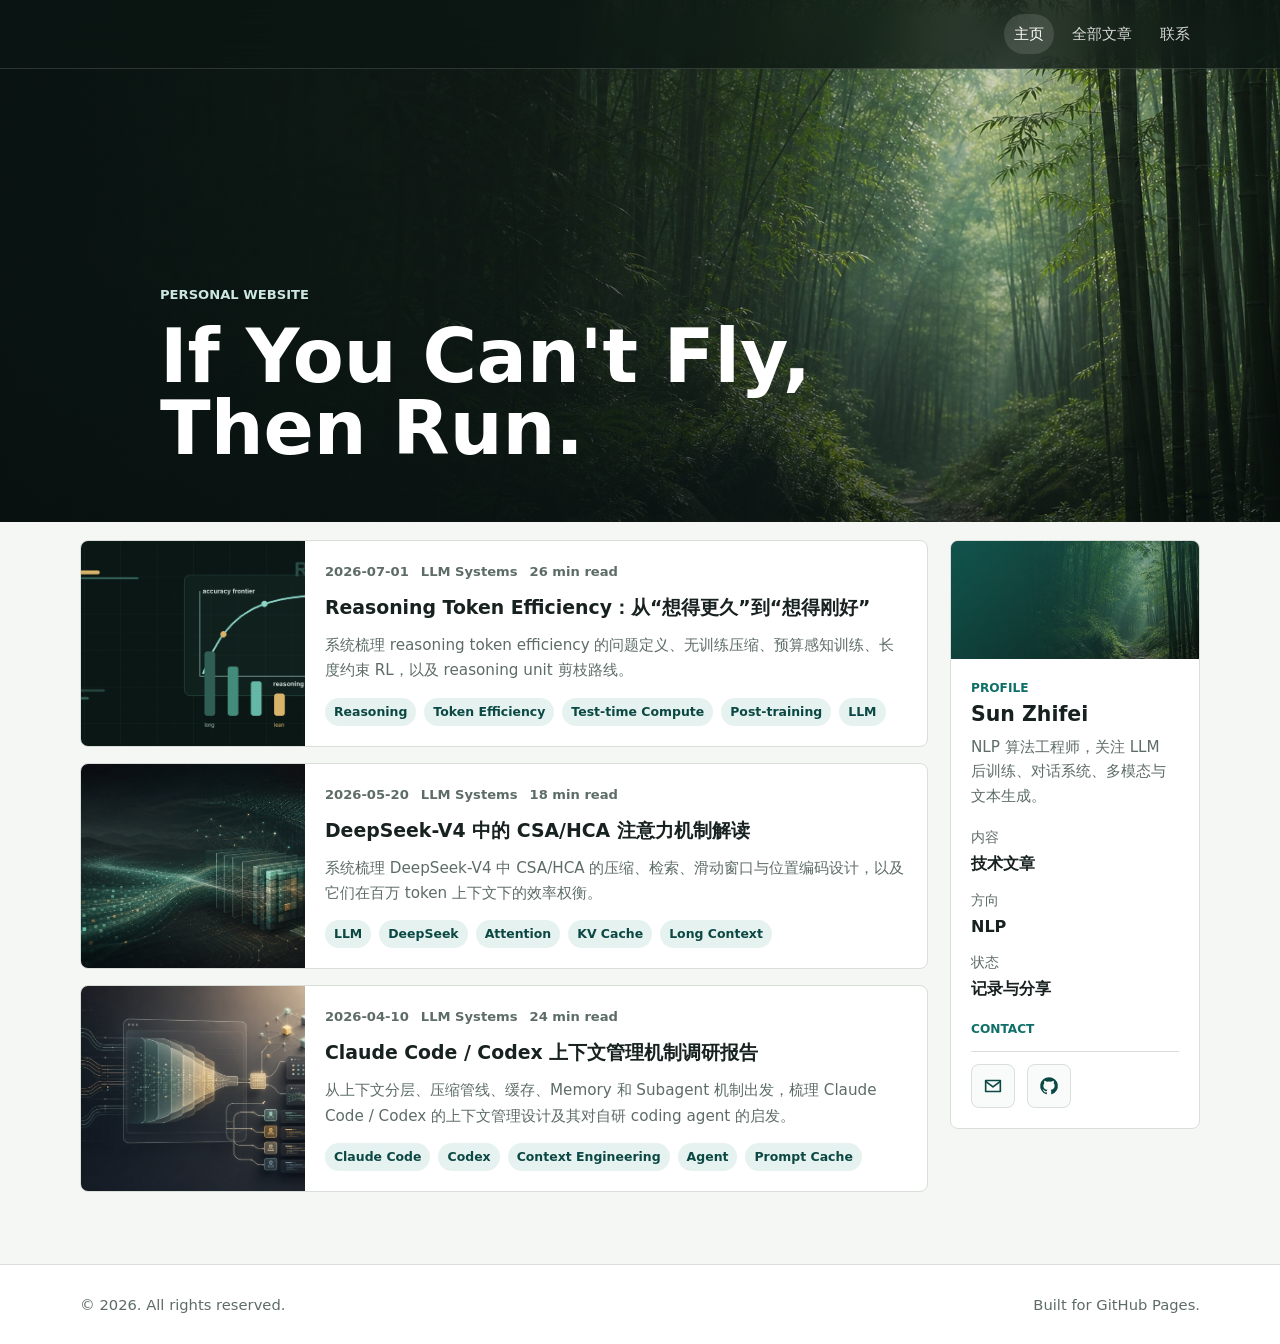
<file: index.html>
<!DOCTYPE html>
<html lang="zh-CN">
<head>
    <meta charset="UTF-8">
    <meta name="viewport" content="width=device-width, initial-scale=1.0">
    <meta name="description" content="Sun Zhifei 的个人主页，记录 NLP、LLM、对话系统与技术文章。">
    <title>Sun Zhifei | 个人主页</title>
    <link rel="stylesheet" href="assets/site.css?v=20260701-1">
    <link rel="icon" href="assets/favicon.svg" type="image/svg+xml">
</head>
<body data-site-root="" data-active-section="home">
    <header class="site-header" data-site-header></header>

    <main id="top">
        <section class="hero" aria-label="个人主页首屏">
            <div class="hero-inner">
                <p class="eyebrow">Personal Website</p>
                <h1><span>If You Can't Fly,</span><span>Then Run.</span></h1>
            </div>
        </section>

        <section class="section home-content-section" id="articles">
            <div class="container">
                <div class="home-overview">
                    <div class="article-card-grid home-article-stack" data-recent-articles data-limit="3" aria-label="最近技术文章"></div>

                    <aside class="profile-panel contact-panel home-sidebar" id="profile" aria-label="个人联系方式">
                        <div class="profile-visual" role="img" aria-label="竹林和森林组成的安静自然场景"></div>
                        <div class="sidebar-content">
                            <div class="sidebar-intro">
                                <p class="sidebar-label">Profile</p>
                                <h3>Sun Zhifei</h3>
                                <p>NLP 算法工程师，关注 LLM 后训练、对话系统、多模态与文本生成。</p>
                            </div>

                            <div class="facts">
                                <div class="fact">
                                    <span>内容</span>
                                    <strong>技术文章</strong>
                                </div>
                                <div class="fact">
                                    <span>方向</span>
                                    <strong>NLP</strong>
                                </div>
                                <div class="fact">
                                    <span>状态</span>
                                    <strong>记录与分享</strong>
                                </div>
                            </div>

                            <div class="sidebar-links" aria-label="侧边栏联系方式">
                                <p class="sidebar-label">Contact</p>
                                <div class="contact-actions">
                                    <button class="contact-link" type="button" data-copy-email="real.szf@gmail.com" aria-label="复制邮箱地址" title="复制邮箱">
                                        <svg class="icon-stroke" viewBox="0 0 24 24" aria-hidden="true">
                                            <path d="M4 6h16v12H4z"></path>
                                            <path d="m4 7 8 6 8-6"></path>
                                        </svg>
                                    </button>
                                    <a class="contact-link" href="https://github.com/wow-kong" aria-label="访问 GitHub 主页" title="GitHub">
                                        <svg class="icon-fill" viewBox="0 0 24 24" aria-hidden="true">
                                            <path d="M12 2.4a9.6 9.6 0 0 0-3 18.72c.48.09.66-.21.66-.47v-1.8c-2.68.58-3.25-1.14-3.25-1.14-.44-1.11-1.07-1.41-1.07-1.41-.87-.6.07-.59.07-.59.96.07 1.47.99 1.47.99.86 1.46 2.25 1.04 2.8.8.09-.62.34-1.04.61-1.28-2.14-.24-4.39-1.07-4.39-4.76 0-1.05.38-1.91.99-2.58-.1-.24-.43-1.22.09-2.55 0 0 .81-.26 2.64.99a9.1 9.1 0 0 1 4.8 0c1.83-1.25 2.64-.99 2.64-.99.52 1.33.19 2.31.09 2.55.62.67.99 1.53.99 2.58 0 3.7-2.25 4.51-4.4 4.75.35.3.66.89.66 1.8v2.65c0 .26.17.56.67.46A9.6 9.6 0 0 0 12 2.4Z"></path>
                                        </svg>
                                    </a>
                                </div>
                                <p class="contact-copy-status" id="contact-copy-status" role="status" aria-live="polite" hidden></p>
                            </div>
                        </div>
                    </aside>
                </div>
            </div>
        </section>

    </main>

    <footer class="site-footer">
        <div class="footer-inner">
            <span>© 2026. All rights reserved.</span>
            <span>Built for GitHub Pages.</span>
        </div>
    </footer>
    <script src="assets/articles.js"></script>
    <script src="assets/site.js?v=20260610-1"></script>
</body>
</html>
</file>
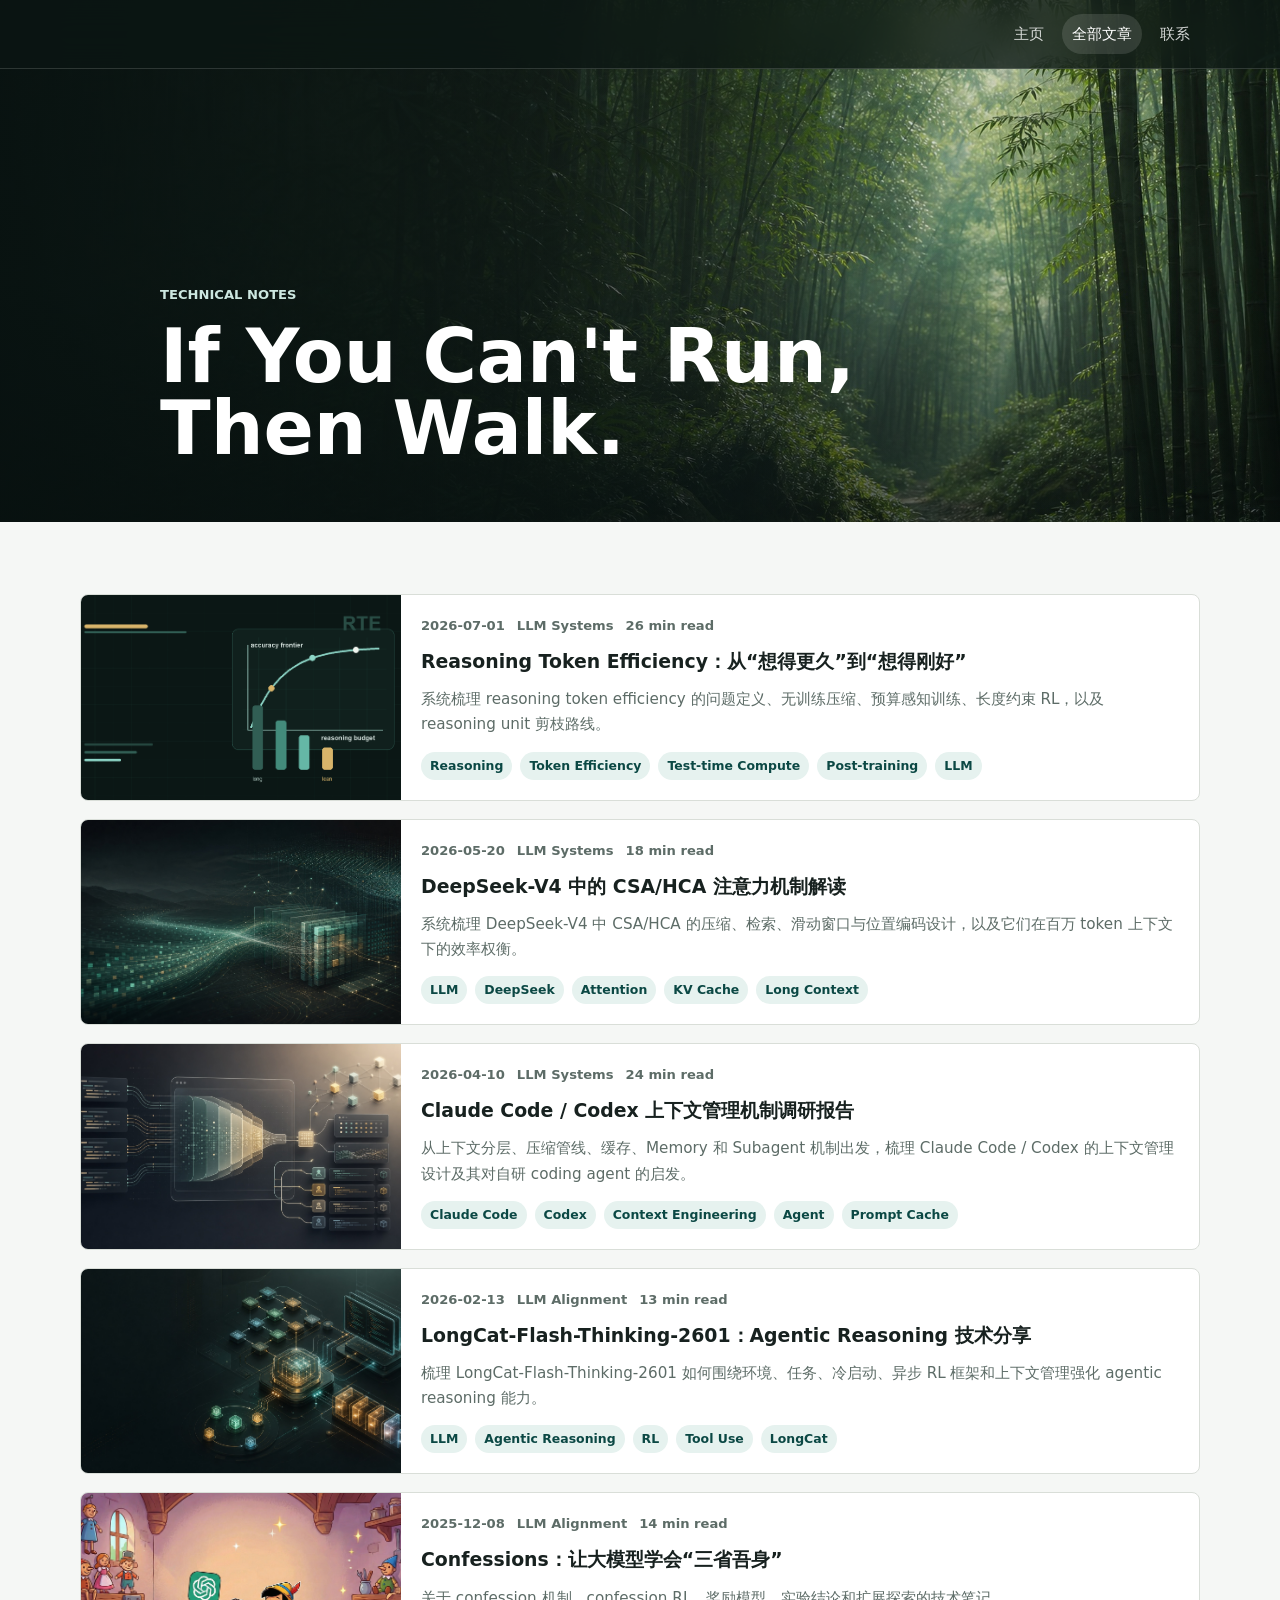
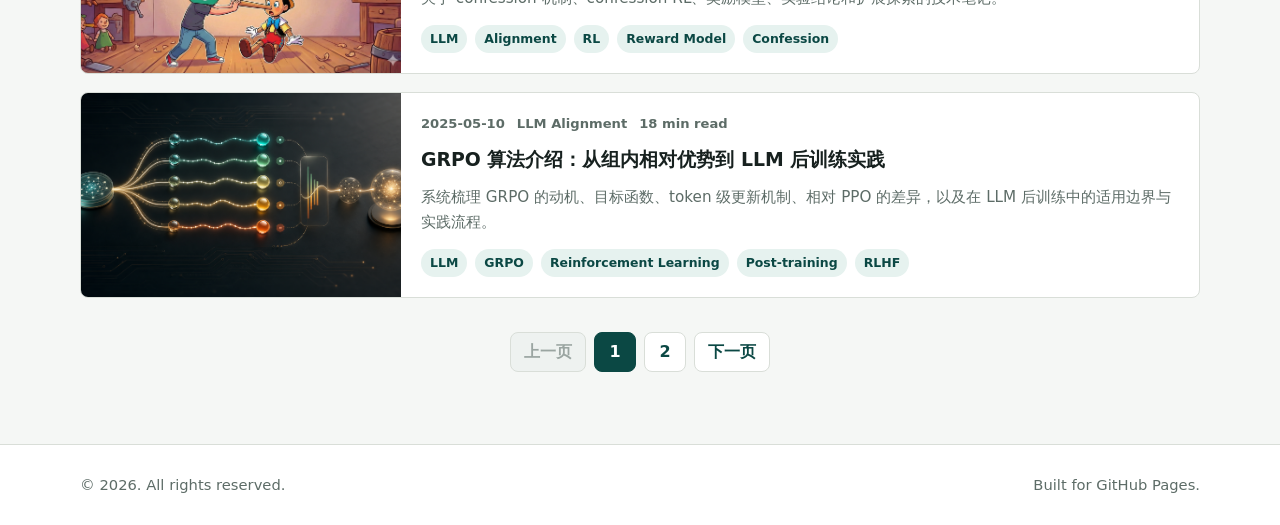
<file: articles/index.html>
<!DOCTYPE html>
<html lang="zh-CN">
<head>
    <meta charset="UTF-8">
    <meta name="viewport" content="width=device-width, initial-scale=1.0">
    <meta name="description" content="Sun Zhifei 的技术文章列表，记录 NLP、LLM、agent 与工程实践。">
    <title>技术文章 | Sun Zhifei</title>
    <link rel="stylesheet" href="../assets/site.css?v=20260701-1">
    <link rel="icon" href="../assets/favicon.svg" type="image/svg+xml">
</head>
<body data-site-root="../" data-active-section="articles">
    <header class="site-header" data-site-header></header>

    <main>
        <section class="hero article-list-hero" aria-label="技术文章首屏">
            <div class="hero-inner">
                <p class="eyebrow">Technical Notes</p>
                <h1><span>If You Can't Run,</span><span>Then Walk.</span></h1>
            </div>
        </section>

        <section class="section">
            <div class="container">
                <div class="article-card-grid article-list" data-article-list data-page-size="6" aria-label="全部技术文章"></div>
                <nav class="pagination" data-article-pagination aria-label="文章分页"></nav>
            </div>
        </section>
    </main>

    <footer class="site-footer">
        <div class="footer-inner">
            <span>© 2026. All rights reserved.</span>
            <span>Built for GitHub Pages.</span>
        </div>
    </footer>
    <script src="../assets/articles.js"></script>
    <script src="../assets/site.js?v=20260610-1"></script>
</body>
</html>
</file>
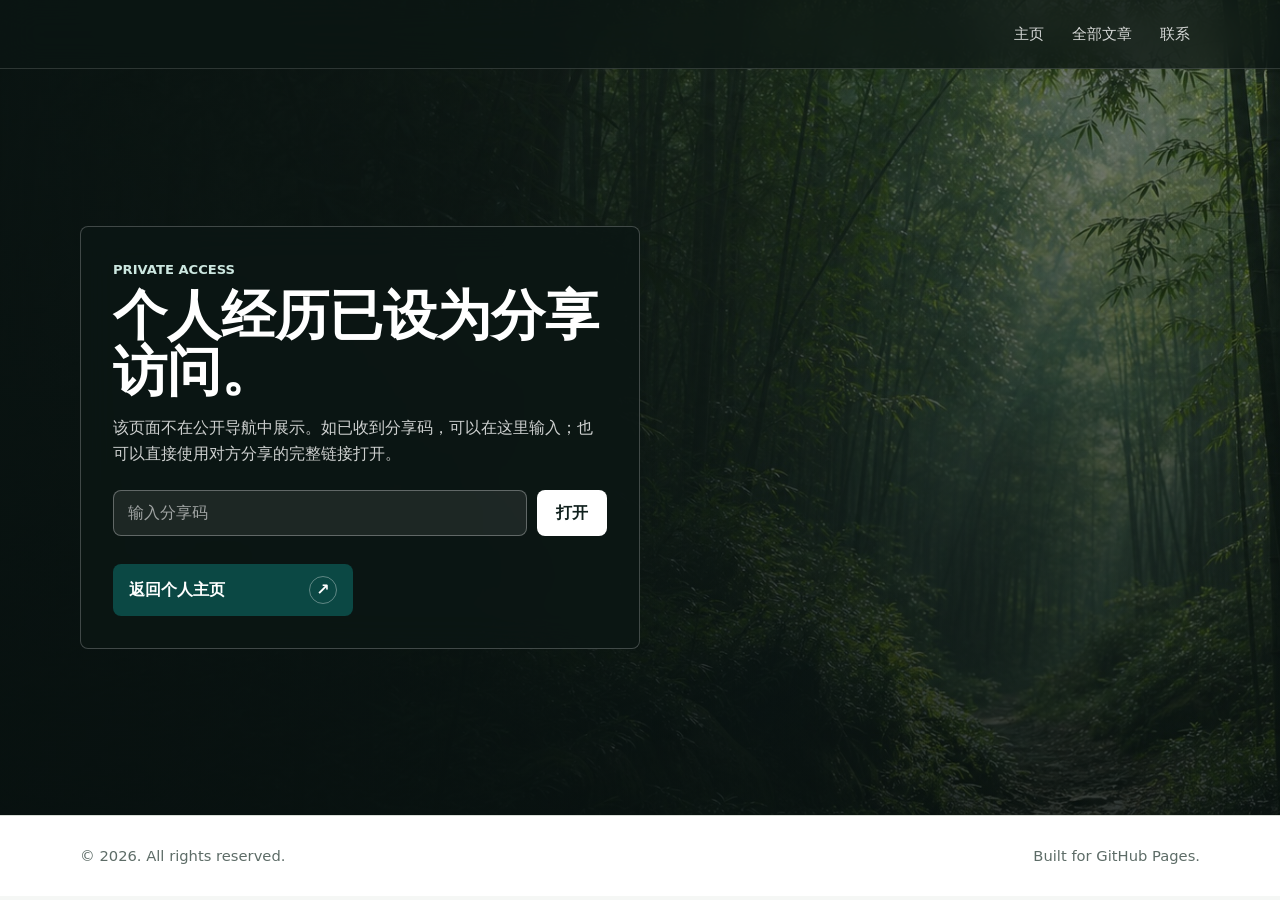
<file: experience/index.html>
<!DOCTYPE html>
<html lang="zh-CN">
<head>
    <meta charset="UTF-8">
    <meta name="viewport" content="width=device-width, initial-scale=1.0">
    <meta name="description" content="Sun Zhifei 的个人经历页面已设为分享访问。">
    <meta name="robots" content="noindex,nofollow">
    <title>分享访问 | Sun Zhifei</title>
    <link rel="stylesheet" href="../assets/site.css?v=20260701-1">
    <link rel="icon" href="../assets/favicon.svg" type="image/svg+xml">
</head>
<body data-site-root="../" data-active-section="experience">
    <header class="site-header" data-site-header></header>

    <main>
        <section class="experience-gate" data-access-gate data-target-base=".">
            <div class="container">
                <div class="gate-card">
                    <p class="section-kicker">Private Access</p>
                    <h1>个人经历已设为分享访问。</h1>
                    <p>该页面不在公开导航中展示。如已收到分享码，可以在这里输入；也可以直接使用对方分享的完整链接打开。</p>

                    <form class="access-form" id="access-form">
                        <label class="sr-only" for="access-code">分享码</label>
                        <input id="access-code" name="access" type="text" autocomplete="off" placeholder="输入分享码">
                        <button class="button button-primary" type="submit">打开</button>
                    </form>
                    <p class="gate-message" id="access-message" role="status" hidden></p>

                    <a class="back-link gate-back" href="../">
                        返回个人主页
                        <span>↗</span>
                    </a>
                </div>
            </div>
        </section>
    </main>

    <footer class="site-footer">
        <div class="footer-inner">
            <span>© 2026. All rights reserved.</span>
            <span>Built for GitHub Pages.</span>
        </div>
    </footer>
    <script src="../assets/site.js?v=20260610-1"></script>
</body>
</html>
</file>
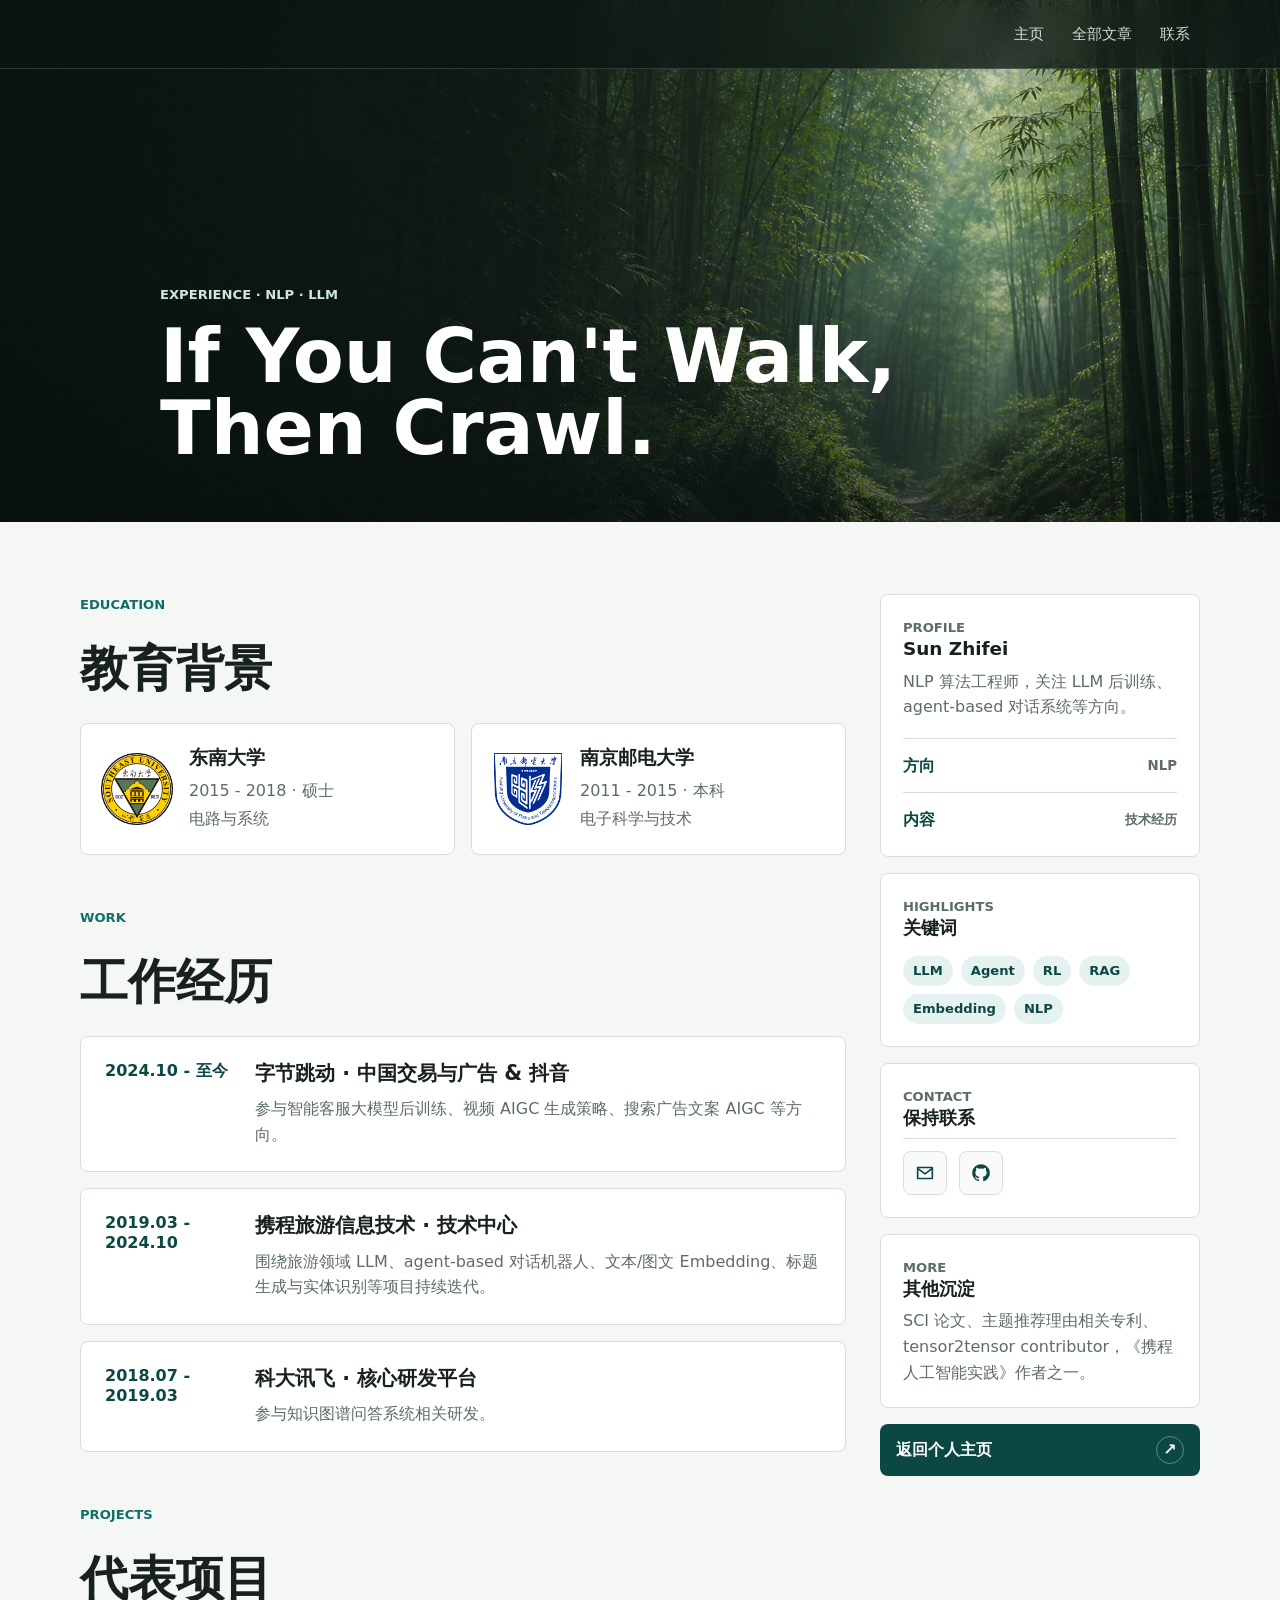
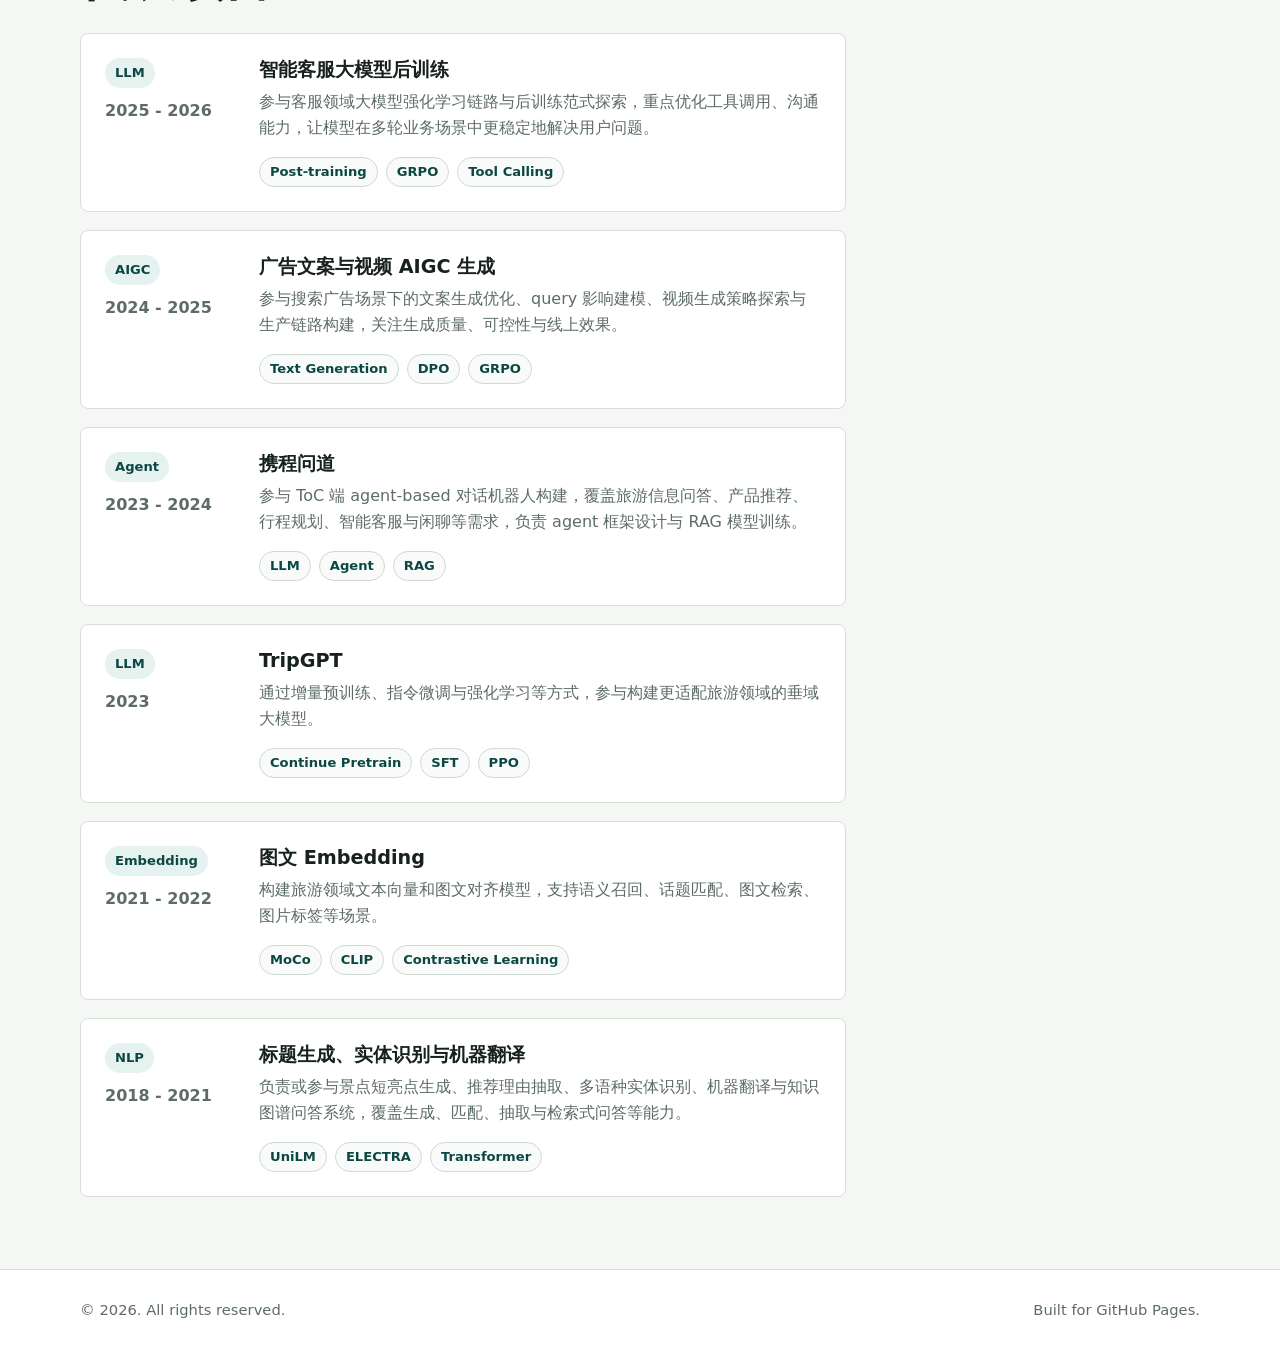
<file: experience/szf-7q4m2k9/index.html>
<!DOCTYPE html>
<html lang="zh-CN">
<head>
    <meta charset="UTF-8">
    <meta name="viewport" content="width=device-width, initial-scale=1.0">
    <meta name="description" content="Sun Zhifei 的个人经历页面，整理教育背景、NLP 工作经历、LLM 与多模态项目实践。">
    <meta name="robots" content="noindex,nofollow">
    <title>个人经历 | Sun Zhifei</title>
    <link rel="stylesheet" href="../../assets/site.css?v=20260701-1">
    <link rel="icon" href="../../assets/favicon.svg" type="image/svg+xml">
</head>
<body data-site-root="../../" data-active-section="experience">
    <header class="site-header" data-site-header></header>

    <main>
        <section class="experience-hero" aria-label="个人经历首屏">
            <div class="hero-inner">
                <p class="eyebrow">Experience · NLP · LLM</p>
                <h1><span>If You Can't Walk,</span><span>Then Crawl.</span></h1>
            </div>
        </section>

        <section class="section">
            <div class="container experience-layout">
                <div class="experience-main">
                    <section class="resume-section" aria-labelledby="education-title">
                        <p class="section-kicker">Education</p>
                        <h2 class="section-title compact-title" id="education-title">教育背景</h2>
                        <div class="education-grid">
                            <article class="education-card">
                                <img src="../../assets/seu-logo.png" alt="东南大学校徽">
                                <div>
                                    <h3>东南大学</h3>
                                    <p>
                                        <span>2015 - 2018 · 硕士</span>
                                        <span>电路与系统</span>
                                    </p>
                                </div>
                            </article>
                            <article class="education-card">
                                <img src="../../assets/njupt-logo.png" alt="南京邮电大学校徽">
                                <div>
                                    <h3>南京邮电大学</h3>
                                    <p>
                                        <span>2011 - 2015 · 本科</span>
                                        <span>电子科学与技术</span>
                                    </p>
                                </div>
                            </article>
                        </div>
                    </section>

                    <section class="resume-section" aria-labelledby="work-title">
                        <p class="section-kicker">Work</p>
                        <h2 class="section-title compact-title" id="work-title">工作经历</h2>
                        <div class="timeline">
                            <article class="timeline-item">
                                <div class="timeline-date">2024.10 - 至今</div>
                                <div class="timeline-body">
                                    <h2>字节跳动 · 中国交易与广告 & 抖音</h2>
                                    <p>参与智能客服大模型后训练、视频 AIGC 生成策略、搜索广告文案 AIGC 等方向。</p>
                                </div>
                            </article>
                            <article class="timeline-item">
                                <div class="timeline-date">2019.03 - 2024.10</div>
                                <div class="timeline-body">
                                    <h2>携程旅游信息技术 · 技术中心</h2>
                                    <p>围绕旅游领域 LLM、agent-based 对话机器人、文本/图文 Embedding、标题生成与实体识别等项目持续迭代。</p>
                                </div>
                            </article>
                            <article class="timeline-item">
                                <div class="timeline-date">2018.07 - 2019.03</div>
                                <div class="timeline-body">
                                    <h2>科大讯飞 · 核心研发平台</h2>
                                    <p>参与知识图谱问答系统相关研发。</p>
                                </div>
                            </article>
                        </div>
                    </section>

                    <section class="resume-section" aria-labelledby="project-title">
                        <p class="section-kicker">Projects</p>
                        <h2 class="section-title compact-title" id="project-title">代表项目</h2>
                        <div class="project-list">
                            <article class="project-row">
                                <div class="project-meta">
                                    <span class="tag">LLM</span>
                                    <strong>2025 - 2026</strong>
                                </div>
                                <div>
                                    <h3>智能客服大模型后训练</h3>
                                    <p>参与客服领域大模型强化学习链路与后训练范式探索，重点优化工具调用、沟通能力，让模型在多轮业务场景中更稳定地解决用户问题。</p>
                                    <div class="tags">
                                        <span>Post-training</span>
                                        <span>GRPO</span>
                                        <span>Tool Calling</span>
                                    </div>
                                </div>
                            </article>

                            <article class="project-row">
                                <div class="project-meta">
                                    <span class="tag">AIGC</span>
                                    <strong>2024 - 2025</strong>
                                </div>
                                <div>
                                    <h3>广告文案与视频 AIGC 生成</h3>
                                    <p>参与搜索广告场景下的文案生成优化、query 影响建模、视频生成策略探索与生产链路构建，关注生成质量、可控性与线上效果。</p>
                                    <div class="tags">
                                        <span>Text Generation</span>
                                        <span>DPO</span>
                                        <span>GRPO</span>
                                    </div>
                                </div>
                            </article>

                            <article class="project-row">
                                <div class="project-meta">
                                    <span class="tag">Agent</span>
                                    <strong>2023 - 2024</strong>
                                </div>
                                <div>
                                    <h3>携程问道</h3>
                                    <p>参与 ToC 端 agent-based 对话机器人构建，覆盖旅游信息问答、产品推荐、行程规划、智能客服与闲聊等需求，负责 agent 框架设计与 RAG 模型训练。</p>
                                    <div class="tags">
                                        <span>LLM</span>
                                        <span>Agent</span>
                                        <span>RAG</span>
                                    </div>
                                </div>
                            </article>

                            <article class="project-row">
                                <div class="project-meta">
                                    <span class="tag">LLM</span>
                                    <strong>2023</strong>
                                </div>
                                <div>
                                    <h3>TripGPT</h3>
                                    <p>通过增量预训练、指令微调与强化学习等方式，参与构建更适配旅游领域的垂域大模型。</p>
                                    <div class="tags">
                                        <span>Continue Pretrain</span>
                                        <span>SFT</span>
                                        <span>PPO</span>
                                    </div>
                                </div>
                            </article>

                            <article class="project-row">
                                <div class="project-meta">
                                    <span class="tag">Embedding</span>
                                    <strong>2021 - 2022</strong>
                                </div>
                                <div>
                                    <h3>图文 Embedding</h3>
                                    <p>构建旅游领域文本向量和图文对齐模型，支持语义召回、话题匹配、图文检索、图片标签等场景。</p>
                                    <div class="tags">
                                        <span>MoCo</span>
                                        <span>CLIP</span>
                                        <span>Contrastive Learning</span>
                                    </div>
                                </div>
                            </article>

                            <article class="project-row">
                                <div class="project-meta">
                                    <span class="tag">NLP</span>
                                    <strong>2018 - 2021</strong>
                                </div>
                                <div>
                                    <h3>标题生成、实体识别与机器翻译</h3>
                                    <p>负责或参与景点短亮点生成、推荐理由抽取、多语种实体识别、机器翻译与知识图谱问答系统，覆盖生成、匹配、抽取与检索式问答等能力。</p>
                                    <div class="tags">
                                        <span>UniLM</span>
                                        <span>ELECTRA</span>
                                        <span>Transformer</span>
                                    </div>
                                </div>
                            </article>
                        </div>
                    </section>
                </div>

                <aside class="experience-sidebar" aria-label="个人经历侧边信息">
                    <div class="side-card">
                        <p class="section-kicker">Profile</p>
                        <h2>Sun Zhifei</h2>
                        <p>NLP 算法工程师，关注 LLM 后训练、agent-based 对话系统等方向。</p>
                        <div class="side-list">
                            <span>
                                方向
                                <small>NLP</small>
                            </span>
                            <span>
                                内容
                                <small>技术经历</small>
                            </span>
                        </div>
                    </div>

                    <div class="side-card">
                        <p class="section-kicker">Highlights</p>
                        <h2>关键词</h2>
                        <div class="mini-tags" aria-label="关键词">
                            <span>LLM</span>
                            <span>Agent</span>
                            <span>RL</span>
                            <span>RAG</span>
                            <span>Embedding</span>
                            <span>NLP</span>
                        </div>
                    </div>

                    <div class="side-card">
                        <p class="section-kicker">Contact</p>
                        <h2>保持联系</h2>
                        <div class="contact-actions">
                            <button class="contact-link" type="button" data-copy-email="real.szf@gmail.com" aria-label="复制邮箱地址" title="复制邮箱">
                                <svg class="icon-stroke" viewBox="0 0 24 24" aria-hidden="true">
                                    <path d="M4 6h16v12H4z"></path>
                                    <path d="m4 7 8 6 8-6"></path>
                                </svg>
                            </button>
                            <a class="contact-link" href="https://github.com/wow-kong" aria-label="访问 GitHub 主页" title="GitHub">
                                <svg class="icon-fill" viewBox="0 0 24 24" aria-hidden="true">
                                    <path d="M12 2.4a9.6 9.6 0 0 0-3 18.72c.48.09.66-.21.66-.47v-1.8c-2.68.58-3.25-1.14-3.25-1.14-.44-1.11-1.07-1.41-1.07-1.41-.87-.6.07-.59.07-.59.96.07 1.47.99 1.47.99.86 1.46 2.25 1.04 2.8.8.09-.62.34-1.04.61-1.28-2.14-.24-4.39-1.07-4.39-4.76 0-1.05.38-1.91.99-2.58-.1-.24-.43-1.22.09-2.55 0 0 .81-.26 2.64.99a9.1 9.1 0 0 1 4.8 0c1.83-1.25 2.64-.99 2.64-.99.52 1.33.19 2.31.09 2.55.62.67.99 1.53.99 2.58 0 3.7-2.25 4.51-4.4 4.75.35.3.66.89.66 1.8v2.65c0 .26.17.56.67.46A9.6 9.6 0 0 0 12 2.4Z"></path>
                                </svg>
                            </a>
                        </div>
                        <p class="contact-copy-status" id="contact-copy-status" role="status" aria-live="polite" hidden></p>
                    </div>

                    <div class="side-card">
                        <p class="section-kicker">More</p>
                        <h2>其他沉淀</h2>
                        <p>SCI 论文、主题推荐理由相关专利、tensor2tensor contributor，《携程人工智能实践》作者之一。</p>
                    </div>

                    <a class="back-link" href="../../">
                        返回个人主页
                        <span>↗</span>
                    </a>
                </aside>
            </div>
        </section>
    </main>

    <footer class="site-footer">
        <div class="footer-inner">
            <span>© 2026. All rights reserved.</span>
            <span>Built for GitHub Pages.</span>
        </div>
    </footer>
    <script src="../../assets/site.js?v=20260610-1"></script>
</body>
</html>
</file>
<file: assets/site.css>
/* Tokens */

:root {
    --bg: #f5f7f5;
    --surface: #ffffff;
    --surface-soft: #e8f0ed;
    --ink: #17211f;
    --muted: #5d6c67;
    --line: #d9ded8;
    --brand: #0f6f68;
    --brand-dark: #0b4844;
    --accent: #9a6a2f;
    --radius: 8px;
    --content: 1120px;
}

/* Base */

* {
    box-sizing: border-box;
}

html {
    scroll-behavior: smooth;
}

body {
    margin: 0;
    color: var(--ink);
    background: var(--bg);
    font-family: Inter, ui-sans-serif, system-ui, -apple-system, BlinkMacSystemFont, "Segoe UI", sans-serif;
    line-height: 1.6;
    overflow-x: hidden;
}

a {
    color: inherit;
    text-decoration: none;
}

img {
    display: block;
    max-width: 100%;
}

/* Header */

.site-header {
    position: fixed;
    top: 0;
    right: 0;
    left: 0;
    z-index: 10;
    border-bottom: 1px solid rgba(255, 255, 255, 0.14);
    background: rgba(12, 22, 20, 0.74);
    backdrop-filter: blur(18px);
    color: #ffffff;
}

.nav,
.hero-inner,
.container,
.footer-inner {
    width: min(100% - 32px, var(--content));
    margin: 0 auto;
}

.nav {
    height: 68px;
    display: flex;
    align-items: center;
    justify-content: space-between;
    gap: 24px;
}

.nav-end {
    justify-content: flex-end;
}

.nav-links {
    display: flex;
    align-items: center;
    gap: 8px;
    font-size: 0.94rem;
}

.nav-links a {
    padding: 8px 10px;
    border-radius: 999px;
    color: rgba(255, 255, 255, 0.82);
}

.nav-links a:hover,
.nav-links a:focus-visible,
.nav-links .active {
    color: #ffffff;
    background: rgba(255, 255, 255, 0.12);
    outline: none;
}

main {
    background: var(--bg);
}

/* Shared Heroes */

.hero,
.experience-hero,
.article-hero {
    display: grid;
    align-items: end;
    color: #ffffff;
}

.hero,
.experience-hero,
.article-list-hero {
    min-height: clamp(440px, 58vh, 560px);
    background:
        linear-gradient(90deg, rgba(7, 16, 15, 0.84), rgba(7, 16, 15, 0.48) 42%, rgba(7, 16, 15, 0.08) 76%),
        linear-gradient(0deg, rgba(7, 16, 15, 0.56), rgba(7, 16, 15, 0.02) 46%),
        url("hero-bamboo.jpg") center / cover no-repeat;
}

.hero {
    width: 100%;
    margin: 0;
    overflow: hidden;
}

.article-hero {
    position: relative;
    overflow: hidden;
    min-height: clamp(280px, 34vh, 360px);
    background:
        linear-gradient(90deg, rgba(7, 16, 15, 0.84), rgba(7, 16, 15, 0.48) 46%, rgba(7, 16, 15, 0.12) 78%),
        linear-gradient(0deg, rgba(7, 16, 15, 0.66), rgba(7, 16, 15, 0.03) 48%),
        var(--article-hero-image, url("article-hero-forest.jpg")) center / cover no-repeat;
}

.hero-inner {
    padding: 132px 0 64px;
}

.hero .hero-inner {
    width: min(100% - 64px, 960px);
    padding: 96px 0 56px;
}

.experience-hero .hero-inner {
    width: min(100% - 64px, 960px);
    padding: 96px 0 56px;
}

.article-hero .hero-inner {
    position: relative;
    z-index: 1;
    width: min(100% - 64px, 920px);
    padding: 104px 0 42px;
}

.article-list-hero .hero-inner {
    width: min(100% - 64px, 960px);
    padding: 96px 0 56px;
}

.eyebrow,
.section-kicker,
.sidebar-label {
    margin: 0;
    color: var(--brand);
    font-size: 0.82rem;
    font-weight: 900;
    letter-spacing: 0;
    text-transform: uppercase;
}

.hero .eyebrow,
.experience-hero .eyebrow,
.article-hero .eyebrow {
    margin-bottom: 16px;
    color: #cce7e0;
}

.hero h1,
.experience-hero h1,
.article-hero h1 {
    max-width: 780px;
    margin: 0;
    font-size: clamp(2.5rem, 7vw, 5.8rem);
    line-height: 0.98;
    letter-spacing: 0;
    overflow-wrap: anywhere;
}

.hero h1 {
    font-size: clamp(2.35rem, 5.8vw, 4.8rem);
}

.experience-hero h1 {
    font-size: clamp(2.35rem, 5.8vw, 4.8rem);
    line-height: 0.98;
}

.article-hero h1 {
    max-width: 880px;
    font-size: clamp(2rem, 4.6vw, 3.7rem);
    line-height: 1.06;
}

.article-list-hero h1 {
    max-width: 780px;
    font-size: clamp(2.35rem, 5.8vw, 4.8rem);
    line-height: 0.98;
}

.hero h1 span,
.experience-hero h1 span,
.article-hero h1 span {
    display: block;
}

.hero-copy {
    max-width: 680px;
    margin: 24px 0 0;
    color: rgba(255, 255, 255, 0.84);
    font-size: clamp(1.05rem, 2vw, 1.28rem);
    overflow-wrap: anywhere;
}

.experience-hero .hero-copy {
    margin-top: 22px;
    font-size: clamp(1.02rem, 2vw, 1.22rem);
}

.article-meta {
    display: flex;
    flex-wrap: wrap;
    gap: 10px 18px;
    margin-top: 22px;
    color: rgba(255, 255, 255, 0.78);
    font-size: 0.94rem;
    font-weight: 700;
}

.article-meta span {
    display: inline-flex;
    align-items: center;
}

.article-meta span:not(:last-child)::after {
    width: 4px;
    height: 4px;
    margin-left: 18px;
    border-radius: 50%;
    background: rgba(255, 255, 255, 0.48);
    content: "";
}

/* Buttons */

.button {
    display: inline-flex;
    align-items: center;
    justify-content: center;
    min-height: 46px;
    padding: 0 18px;
    border: 1px solid transparent;
    border-radius: var(--radius);
    cursor: pointer;
    font: inherit;
    font-weight: 700;
}

.button-primary {
    background: #ffffff;
    color: #10201d;
}

.button:hover,
.button:focus-visible {
    transform: translateY(-1px);
    outline: none;
}

.section {
    padding: 72px 0;
}

/* Home And Article Lists */

.article-shell {
    padding: 68px 0 80px;
}

.home-content-section {
    padding-top: 18px;
}

.home-overview {
    display: grid;
    grid-template-columns: minmax(0, 1fr) minmax(210px, 250px);
    gap: 22px;
    align-items: start;
}

.article-card-grid {
    display: grid;
    grid-template-columns: repeat(3, minmax(0, 1fr));
    gap: 18px;
}

.article-card-grid.home-article-stack {
    grid-template-columns: 1fr;
    gap: 16px;
}

.article-card {
    display: grid;
    min-width: 0;
    overflow: hidden;
    border: 1px solid var(--line);
    border-radius: var(--radius);
    background: var(--surface);
}

.article-card:hover,
.article-card:focus-visible {
    border-color: #b8c8c2;
    transform: translateY(-2px);
    outline: none;
}

.article-card-media {
    display: block;
    min-height: 154px;
    background: var(--surface-soft) center / cover no-repeat;
}

.article-card-body {
    display: grid;
    gap: 14px;
    padding: 20px;
}

.article-card-meta {
    display: flex;
    flex-wrap: wrap;
    gap: 8px 12px;
    color: var(--muted);
    font-size: 0.82rem;
    font-weight: 800;
}

.article-card-title {
    color: var(--ink);
    font-size: 1.18rem;
    font-weight: 900;
    line-height: 1.24;
    overflow-wrap: anywhere;
}

.article-card-description {
    color: var(--muted);
    font-size: 0.95rem;
    line-height: 1.65;
    overflow-wrap: anywhere;
}

.article-card-tags {
    display: flex;
    flex-wrap: wrap;
    gap: 8px;
}

.article-card-tags span {
    display: inline-flex;
    align-items: center;
    min-height: 28px;
    padding: 0 9px;
    border-radius: 999px;
    color: var(--brand-dark);
    background: #e6f2ef;
    font-size: 0.78rem;
    font-weight: 800;
}

@media (min-width: 900px) {
    .home-article-stack .article-card {
        grid-template-columns: minmax(220px, 0.36fr) minmax(0, 1fr);
    }

    .home-article-stack .article-card-media {
        min-height: 100%;
    }
}

.article-empty {
    grid-column: 1 / -1;
    margin: 0;
    padding: 26px;
    border: 1px dashed #bdc9c3;
    border-radius: var(--radius);
    color: var(--muted);
    background: rgba(255, 255, 255, 0.72);
    font-weight: 700;
}

.article-list {
    width: 100%;
    grid-template-columns: 1fr;
    margin: 0 auto;
}

@media (min-width: 900px) {
    .article-list .article-card {
        grid-template-columns: minmax(320px, 0.38fr) minmax(0, 1fr);
    }

    .article-list .article-card-media {
        min-height: 100%;
    }
}

.pagination {
    display: flex;
    flex-wrap: wrap;
    justify-content: center;
    gap: 8px;
    margin-top: 34px;
}

.pagination-link {
    display: inline-flex;
    align-items: center;
    justify-content: center;
    min-width: 42px;
    min-height: 40px;
    padding: 0 13px;
    border: 1px solid var(--line);
    border-radius: var(--radius);
    color: var(--brand-dark);
    background: #ffffff;
    font-weight: 800;
}

.pagination-link.is-active {
    color: #ffffff;
    border-color: var(--brand-dark);
    background: var(--brand-dark);
}

.pagination-link.is-disabled {
    color: #9aa5a1;
    background: #eef2f0;
    cursor: not-allowed;
}

/* Article Detail */

.article-layout {
    display: grid;
    grid-template-columns: minmax(0, 760px) 260px;
    gap: 56px;
    align-items: start;
}

.article-content {
    min-width: 0;
    color: #2f3b38;
    font-size: 1.05rem;
}

.article-content > * {
    margin-top: 0;
    margin-bottom: 0;
}

.article-content > * + * {
    margin-top: 20px;
}

.article-content h2 {
    margin-top: 52px;
    color: var(--ink);
    font-size: clamp(1.65rem, 3vw, 2.25rem);
    line-height: 1.18;
    letter-spacing: 0;
}

.article-content h3 {
    margin-top: 34px;
    color: var(--ink);
    font-size: 1.28rem;
    line-height: 1.28;
    letter-spacing: 0;
}

.article-content p,
.article-content li {
    overflow-wrap: anywhere;
}

.article-content ul {
    padding-left: 1.2rem;
}

.article-content li > p {
    margin: 0;
}

.article-content li > * + * {
    margin-top: 12px;
}

.article-content li ul,
.article-content li ol {
    padding-left: 1.2rem;
}

.article-content li + li {
    margin-top: 8px;
}

.article-lead {
    padding: 0 0 0 18px;
    border-left: 4px solid var(--accent);
    color: #263633;
    font-size: 1.12rem;
    font-weight: 700;
}

.article-content a {
    color: var(--brand-dark);
    border-bottom: 1px solid rgba(15, 111, 104, 0.36);
    font-weight: 800;
}

.article-content strong {
    color: #182622;
    font-weight: 900;
}

.article-content em {
    font-style: italic;
}

.article-content code {
    border-radius: 6px;
    padding: 0.15em 0.35em;
    color: var(--brand-dark);
    background: #e7f1ed;
    font-size: 0.92em;
}

.article-content pre {
    overflow-x: auto;
    padding: 20px;
    border-radius: var(--radius);
    color: #e9f4f0;
    background: #10201d;
    font-size: 0.92rem;
    line-height: 1.65;
}

.article-content pre code {
    padding: 0;
    color: inherit;
    background: transparent;
}

.article-columns {
    display: grid;
    grid-template-columns: repeat(2, minmax(0, 1fr));
    gap: 28px;
    align-items: start;
    margin: 28px 0;
    padding: 20px;
    border: 1px solid rgba(15, 111, 104, 0.18);
    border-radius: var(--radius);
    background: rgba(255, 255, 255, 0.44);
    box-shadow: inset 0 0 0 1px rgba(255, 255, 255, 0.56);
}

.article-columns[data-column-count="3"] {
    grid-template-columns: repeat(3, minmax(0, 1fr));
    gap: 20px;
}

.article-column {
    min-width: 0;
}

.article-column + .article-column {
    padding-left: 28px;
    border-left: 1px solid rgba(15, 111, 104, 0.14);
}

.article-columns[data-column-count="3"] .article-column + .article-column {
    padding-left: 20px;
}

.article-column > * {
    margin-top: 0;
    margin-bottom: 0;
}

.article-column > * + * {
    margin-top: 14px;
}

.article-column pre {
    padding: 18px;
    font-size: 0.9rem;
}

.article-column ul,
.article-column ol {
    padding-left: 1.15rem;
}

.article-content blockquote {
    margin: 24px 0;
    padding: 16px 18px;
    border-left: 4px solid #b8c8c2;
    border-radius: var(--radius);
    color: #4a5a56;
    background: #f2f6f4;
    font-size: 0.98em;
    line-height: 1.72;
}

.article-content li blockquote {
    margin: 12px 0 0;
}

.article-content blockquote p {
    margin: 0;
}

.article-content blockquote p + p {
    margin-top: 10px;
}

.article-content hr {
    margin: 34px 0;
    border: 0;
    border-top: 1px solid var(--line);
}

.math {
    display: inline;
    padding: 0 0.08em;
    color: #17211f;
    white-space: nowrap;
}

.math-display {
    display: block;
    overflow-x: auto;
    padding: 8px 0;
    white-space: normal;
}

.math mjx-container {
    margin: 0 !important;
}

.math sub {
    font-size: 0.68em;
    line-height: 0;
    vertical-align: -0.28em;
}

.article-table-wrap {
    width: 100%;
    overflow-x: auto;
    border: 1px solid var(--line);
    border-radius: var(--radius);
    background: var(--surface);
}

.article-content table {
    width: 100%;
    border-collapse: collapse;
    background: var(--surface);
}

.article-content th,
.article-content td {
    min-width: 120px;
    padding: 12px 14px;
    border-bottom: 1px solid var(--line);
    text-align: left;
    white-space: nowrap;
}

.article-content th {
    color: var(--brand-dark);
    background: #eaf3f0;
    font-size: 0.9rem;
}

.article-content tr:last-child td {
    border-bottom: 0;
}

.footnote-ref {
    font-size: 0.72em;
    line-height: 0;
    vertical-align: super;
}

.article-content .footnote-ref a {
    border-bottom: 0;
    font-weight: 800;
}

.article-footnotes {
    margin-top: 28px;
    padding-top: 18px;
    border-top: 1px solid var(--line);
    color: var(--muted);
    font-size: 0.94rem;
}

.article-footnotes p {
    margin: 0;
}

.article-content .footnote-backref {
    margin-left: 6px;
    border-bottom: 0;
    color: var(--brand-dark);
    font-size: 0.86em;
    font-weight: 800;
}

.article-callout {
    padding: 18px 20px;
    border-left: 4px solid var(--brand);
    border-radius: var(--radius);
    color: #263633;
    background: #e8f0ed;
}

.article-callout > * {
    margin-top: 0;
    margin-bottom: 0;
}

.article-callout > * + * {
    margin-top: 12px;
}

.article-figure {
    display: grid;
    gap: 10px;
    margin: 28px 0;
}

.article-figure img {
    width: 100%;
    border: 1px solid var(--line);
    border-radius: var(--radius);
    background: #f7faf8;
}

.article-figure figcaption {
    margin: 0;
    color: var(--muted);
    font-size: 0.92rem;
    line-height: 1.55;
}

.article-aside {
    position: sticky;
    top: 96px;
    display: flex;
    max-height: calc(100vh - 120px);
    flex-direction: column;
    min-width: 0;
    padding-left: 22px;
    border-left: 1px solid var(--line);
}

.article-aside h2 {
    margin: 0 0 14px;
    font-size: 1rem;
    line-height: 1.24;
}

.article-toc,
.article-info {
    display: grid;
    gap: 10px;
}

.article-toc {
    min-height: 0;
    overflow-y: auto;
    overscroll-behavior: contain;
    padding-right: 8px;
    scrollbar-width: thin;
    scrollbar-color: rgba(15, 111, 104, 0.3) transparent;
}

.article-info {
    flex: 0 0 auto;
    margin-top: 30px;
    padding-top: 22px;
    border-top: 1px solid var(--line);
}

.article-toc a,
.article-info span {
    color: var(--muted);
    font-size: 0.94rem;
    font-weight: 700;
}

.article-toc a {
    display: block;
    line-height: 1.35;
}

.article-toc .toc-level-2 {
    padding-left: 0;
}

.article-toc .toc-level-3 {
    padding-left: 16px;
    font-size: 0.9rem;
    font-weight: 650;
}

.article-toc .toc-level-4 {
    padding-left: 30px;
    font-size: 0.86rem;
    font-weight: 650;
}

.article-toc a:hover,
.article-toc a:focus-visible {
    color: var(--brand-dark);
    outline: none;
}

/* Experience */

.sr-only {
    position: absolute;
    width: 1px;
    height: 1px;
    padding: 0;
    overflow: hidden;
    clip: rect(0, 0, 0, 0);
    white-space: nowrap;
    border: 0;
}

.experience-gate {
    display: grid;
    align-items: center;
    min-height: calc(100vh - 85px);
    padding: 132px 0 72px;
    background:
        linear-gradient(90deg, rgba(7, 16, 15, 0.78), rgba(7, 16, 15, 0.36)),
        linear-gradient(0deg, rgba(7, 16, 15, 0.64), rgba(7, 16, 15, 0.08)),
        url("hero-bamboo.jpg") center / cover no-repeat;
}

.gate-card {
    max-width: 560px;
    padding: 32px;
    border: 1px solid rgba(255, 255, 255, 0.22);
    border-radius: var(--radius);
    color: #ffffff;
    background: rgba(12, 22, 20, 0.82);
    backdrop-filter: blur(18px);
}

.gate-card .section-kicker {
    color: #cce7e0;
}

.gate-card h1 {
    margin: 8px 0 14px;
    font-size: clamp(2rem, 5vw, 3.4rem);
    line-height: 1.04;
    letter-spacing: 0;
    overflow-wrap: anywhere;
}

.gate-card p {
    margin: 0;
    color: rgba(255, 255, 255, 0.8);
}

.access-form {
    display: grid;
    grid-template-columns: minmax(0, 1fr) auto;
    gap: 10px;
    margin-top: 24px;
}

.access-form input {
    width: 100%;
    min-height: 46px;
    border: 1px solid rgba(255, 255, 255, 0.3);
    border-radius: var(--radius);
    padding: 0 14px;
    color: #ffffff;
    background: rgba(255, 255, 255, 0.08);
    font: inherit;
}

.access-form input::placeholder {
    color: rgba(255, 255, 255, 0.58);
}

.access-form input:focus,
.access-form button:focus-visible {
    outline: 2px solid #cce7e0;
    outline-offset: 2px;
}

.gate-message {
    margin-top: 12px;
    color: #cce7e0;
    font-weight: 700;
}

.gate-message.is-error {
    color: #ffd7ce;
    font-weight: 700;
}

.gate-back {
    max-width: 240px;
    margin-top: 28px;
    background: rgba(255, 255, 255, 0.1);
}

.section-heading {
    display: grid;
    grid-template-columns: minmax(0, 0.78fr) minmax(280px, 0.42fr);
    gap: 36px;
    align-items: end;
    margin-bottom: 34px;
}

.section-kicker {
    margin-bottom: 10px;
}

.section-title {
    margin: 0;
    font-size: clamp(1.9rem, 4vw, 3rem);
    line-height: 1.08;
    letter-spacing: 0;
    overflow-wrap: anywhere;
}

.section-summary {
    margin: 0;
    color: var(--muted);
    overflow-wrap: anywhere;
}

.experience-layout {
    display: grid;
    grid-template-columns: minmax(0, 1fr) 320px;
    gap: 34px;
    align-items: start;
}

.experience-main,
.resume-section,
.project-list {
    display: grid;
    gap: 18px;
}

.experience-main {
    gap: 52px;
}

.compact-title {
    margin-bottom: 10px;
}

.education-grid {
    display: grid;
    grid-template-columns: repeat(2, minmax(0, 1fr));
    gap: 16px;
}

.education-card {
    display: grid;
    grid-template-columns: 72px minmax(0, 1fr);
    gap: 16px;
    align-items: center;
    min-height: 132px;
    padding: 20px;
    border: 1px solid var(--line);
    border-radius: var(--radius);
    background: var(--surface);
}

.education-card img {
    width: 72px;
    height: 72px;
    object-fit: contain;
}

.education-card h3,
.project-row h3 {
    margin: 0 0 8px;
    font-size: 1.2rem;
    line-height: 1.24;
}

.education-card p {
    margin: 0;
    color: var(--muted);
}

.education-card p span {
    display: block;
}

.education-card p span + span {
    margin-top: 3px;
}

.profile-panel,
.timeline-item,
.side-card,
.project-row {
    border: 1px solid var(--line);
    border-radius: var(--radius);
    background: var(--surface);
}

.profile-panel {
    display: grid;
    grid-template-rows: auto 1fr;
    overflow: hidden;
}

.contact-panel {
    width: 100%;
}

.home-sidebar {
    position: sticky;
    top: 94px;
}

.home-sidebar .profile-visual {
    min-height: 118px;
}

.home-sidebar .sidebar-content {
    gap: 18px;
    padding: 20px;
}

.home-sidebar .facts,
.home-sidebar .sidebar-links {
    gap: 12px;
}

.profile-visual {
    min-height: 170px;
    background:
        linear-gradient(135deg, rgba(15, 111, 104, 0.66), rgba(7, 16, 15, 0.22)),
        url("hero-bamboo.jpg") center / cover no-repeat;
}

.sidebar-content {
    display: grid;
    gap: 24px;
    padding: 24px;
}

.sidebar-intro h3 {
    margin: 4px 0 8px;
    font-size: 1.28rem;
    line-height: 1.2;
}

.sidebar-intro p:last-child {
    margin: 0;
    color: var(--muted);
    font-size: 0.95rem;
}

.sidebar-label {
    color: var(--brand);
    font-size: 0.76rem;
}

.facts,
.sidebar-links,
.timeline {
    display: grid;
    gap: 16px;
}

.fact {
    display: grid;
    gap: 3px;
}

.fact span {
    color: var(--muted);
    font-size: 0.86rem;
}

.fact strong {
    font-size: 1rem;
}

.contact-actions {
    display: flex;
    align-items: center;
    gap: 12px;
    padding-top: 12px;
    border-top: 1px solid var(--line);
}

.contact-link {
    display: inline-flex;
    align-items: center;
    justify-content: center;
    width: 44px;
    height: 44px;
    padding: 0;
    border: 1px solid var(--line);
    border-radius: var(--radius);
    color: var(--brand-dark);
    background: #f9fbfa;
    cursor: pointer;
    font: inherit;
    font-weight: 800;
}

.contact-link:hover,
.contact-link:focus-visible {
    color: var(--brand);
    border-color: #b8c8c2;
    background: #eef5f2;
    transform: translateY(-1px);
    outline: none;
}

.contact-link svg {
    width: 22px;
    height: 22px;
    flex: 0 0 auto;
}

.contact-link .icon-stroke {
    fill: none;
    stroke: currentColor;
    stroke-linecap: round;
    stroke-linejoin: round;
    stroke-width: 1.8;
}

.contact-link .icon-fill {
    fill: currentColor;
}

.contact-copy-status {
    min-height: 1.4em;
    margin: 8px 0 0;
    color: var(--brand-dark);
    font-size: 0.88rem;
    font-weight: 800;
}

.contact-copy-status.is-error {
    color: #8e3f2f;
}

.back-link {
    display: flex;
    align-items: center;
    justify-content: space-between;
    gap: 14px;
    min-height: 52px;
    padding: 0 16px;
    border-radius: var(--radius);
    color: #ffffff;
    background: var(--brand-dark);
    font-weight: 800;
}

.back-link span {
    display: inline-flex;
    align-items: center;
    justify-content: center;
    width: 28px;
    height: 28px;
    border: 1px solid rgba(255, 255, 255, 0.34);
    border-radius: 50%;
}

.tags {
    display: flex;
    flex-wrap: wrap;
    gap: 8px;
    margin-top: 16px;
}

.tags span,
.tag {
    display: inline-flex;
    align-items: center;
    min-height: 30px;
    padding: 0 10px;
    border: 1px solid #cfd8d4;
    border-radius: 999px;
    color: var(--brand-dark);
    background: #f9fbfa;
    font-size: 0.82rem;
    font-weight: 800;
}

.tag {
    border: 0;
    background: #e6f2ef;
}

.timeline-date {
    color: var(--brand-dark);
    font-weight: 900;
    line-height: 1.25;
}

.timeline-item {
    display: grid;
    grid-template-columns: 128px minmax(0, 1fr);
    gap: 22px;
    padding: 24px;
}

.project-row {
    display: grid;
    grid-template-columns: 132px minmax(0, 1fr);
    gap: 22px;
    padding: 24px;
}

.project-row p {
    margin: 0;
    color: var(--muted);
}

.project-meta {
    display: grid;
    align-content: start;
    justify-items: start;
    gap: 10px;
    color: var(--muted);
    font-weight: 800;
}

.timeline-body h2,
.side-card h2 {
    margin: 0 0 10px;
    font-size: 1.28rem;
    line-height: 1.24;
}

.timeline-body p,
.side-card p {
    margin: 0;
    color: var(--muted);
}

.experience-sidebar {
    position: sticky;
    top: 94px;
    display: grid;
    gap: 16px;
}

.side-card {
    padding: 22px;
}

.side-card h2 {
    margin-bottom: 8px;
    font-size: 1.15rem;
}

.side-list {
    display: grid;
    gap: 12px;
    margin-top: 18px;
}

.side-list a,
.side-list span {
    display: flex;
    align-items: center;
    justify-content: space-between;
    gap: 12px;
    min-height: 42px;
    padding-top: 12px;
    border-top: 1px solid var(--line);
    color: var(--brand-dark);
    font-weight: 800;
    overflow-wrap: anywhere;
}

.side-list small {
    color: var(--muted);
    font-weight: 700;
}

.mini-tags {
    display: flex;
    flex-wrap: wrap;
    gap: 8px;
    margin-top: 16px;
}

.mini-tags span {
    display: inline-flex;
    align-items: center;
    min-height: 30px;
    padding: 0 10px;
    border-radius: 999px;
    color: var(--brand-dark);
    background: #e6f2ef;
    font-size: 0.82rem;
    font-weight: 800;
}

/* Footer */

.site-footer {
    padding: 28px 0;
    color: var(--muted);
    background: #ffffff;
    border-top: 1px solid var(--line);
}

.footer-inner {
    display: flex;
    align-items: center;
    justify-content: space-between;
    gap: 16px;
    font-size: 0.92rem;
}

/* Responsive */

@media (max-width: 820px) {
    .site-header {
        position: absolute;
    }

    .nav {
        height: auto;
        min-height: 66px;
        padding: 12px 0;
        align-items: flex-start;
    }

    .nav-links {
        max-width: 300px;
        justify-content: flex-end;
        flex-wrap: wrap;
        gap: 2px;
        font-size: 0.86rem;
    }

    .nav-links a {
        padding: 5px 8px;
    }

    .hero,
    .experience-hero {
        min-height: 480px;
        margin-top: 0;
        background-position: 58% center;
    }

    .article-list-hero {
        background-position: 58% center;
    }

    .hero-inner {
        padding-top: 126px;
        padding-bottom: 42px;
    }

    .hero .hero-inner,
    .experience-hero .hero-inner,
    .article-list-hero .hero-inner {
        width: min(100% - 44px, 860px);
        padding-top: 88px;
        padding-bottom: 48px;
    }

    .section {
        padding: 54px 0;
    }

    .section-heading,
    .experience-layout,
    .education-grid,
    .article-card-grid,
    .article-list,
    .article-layout {
        grid-template-columns: 1fr;
    }

    .experience-sidebar,
    .article-aside {
        position: static;
        display: block;
        max-height: none;
        overflow: visible;
    }

    .article-layout {
        gap: 40px;
    }

    .article-aside {
        padding: 22px 0 0;
        border-top: 1px solid var(--line);
        border-left: 0;
    }

    .article-toc {
        overflow: visible;
        padding-right: 0;
    }

    .footer-inner {
        align-items: flex-start;
        flex-direction: column;
    }
}

@media (max-width: 560px) {
    .home-overview {
        grid-template-columns: 1fr;
    }

    .home-sidebar {
        position: static;
    }
}

@media (max-width: 520px) {
    .nav,
    .hero-inner,
    .container,
    .footer-inner {
        width: min(100% - 24px, var(--content));
    }

    .nav {
        flex-direction: column;
        align-items: stretch;
        gap: 10px;
        padding: 12px 0 14px;
    }

    .nav-links {
        width: 100%;
        max-width: none;
        display: grid;
        grid-template-columns: repeat(auto-fit, minmax(72px, 1fr));
        justify-content: stretch;
    }

    .nav-links a {
        padding: 4px;
        text-align: center;
    }

    .hero,
    .experience-hero,
    .article-list-hero {
        min-height: 570px;
        background:
            linear-gradient(90deg, rgba(7, 16, 15, 0.84), rgba(7, 16, 15, 0.48)),
            linear-gradient(0deg, rgba(7, 16, 15, 0.7), rgba(7, 16, 15, 0.08) 48%),
            url("hero-bamboo.jpg") 62% center / cover no-repeat;
    }

    .hero {
        width: 100%;
        margin-top: 0;
    }

    .article-hero {
        min-height: 430px;
        background:
            linear-gradient(90deg, rgba(7, 16, 15, 0.86), rgba(7, 16, 15, 0.5)),
            linear-gradient(0deg, rgba(7, 16, 15, 0.72), rgba(7, 16, 15, 0.1) 48%),
            var(--article-hero-image, url("article-hero-forest.jpg")) 58% center / cover no-repeat;
    }

    .hero .hero-inner,
    .experience-hero .hero-inner,
    .article-list-hero .hero-inner {
        width: min(100% - 32px, var(--content));
        padding-top: 134px;
    }

    .article-hero .hero-inner {
        width: min(100% - 32px, var(--content));
        padding-top: 134px;
        padding-bottom: 46px;
    }

    .article-list-hero .hero-inner {
        padding-bottom: 48px;
    }

    .hero h1,
    .experience-hero h1,
    .article-hero h1 {
        font-size: clamp(2.05rem, 11vw, 3rem);
        line-height: 1.08;
        overflow-wrap: anywhere;
        word-break: normal;
    }

    .hero-copy {
        font-size: 1rem;
        line-height: 1.7;
        overflow-wrap: break-word;
        word-break: normal;
    }

    .section-title {
        font-size: clamp(1.72rem, 9vw, 2.25rem);
        line-height: 1.18;
        word-break: break-all;
    }

    .button {
        width: 100%;
    }

    .experience-gate {
        min-height: calc(100vh - 118px);
        padding: 138px 0 48px;
    }

    .gate-card {
        padding: 24px;
    }

    .access-form {
        grid-template-columns: 1fr;
    }

    .timeline-item {
        grid-template-columns: 1fr;
        gap: 12px;
        padding: 20px;
    }

    .education-card {
        grid-template-columns: 58px minmax(0, 1fr);
        min-height: auto;
        padding: 18px;
    }

    .education-card img {
        width: 58px;
        height: 58px;
    }

    .project-row {
        grid-template-columns: 1fr;
        gap: 14px;
        padding: 20px;
    }

    .project-meta {
        grid-template-columns: auto auto;
        align-items: center;
        justify-content: start;
    }

    .article-shell {
        padding: 50px 0 64px;
    }

    .article-content {
        font-size: 1rem;
    }

    .article-content h2 {
        margin-top: 42px;
        font-size: clamp(1.5rem, 9vw, 2rem);
    }

    .article-content pre {
        padding: 16px;
    }

    .article-columns {
        grid-template-columns: 1fr;
        gap: 18px;
        padding: 16px;
    }

    .article-columns[data-column-count="3"] {
        grid-template-columns: 1fr;
        gap: 18px;
    }

    .article-column + .article-column {
        padding-top: 18px;
        padding-left: 0;
        border-top: 1px solid rgba(15, 111, 104, 0.14);
        border-left: 0;
    }

    .article-columns[data-column-count="3"] .article-column + .article-column {
        padding-left: 0;
    }
}

/* Article Overrides */

.confessions-article .article-hero {
    min-height: clamp(420px, 52vh, 560px);
    background:
        linear-gradient(90deg, rgba(7, 16, 15, 0.84), rgba(7, 16, 15, 0.52) 42%, rgba(7, 16, 15, 0.1) 76%),
        linear-gradient(0deg, rgba(7, 16, 15, 0.62), rgba(7, 16, 15, 0.06) 48%),
        var(--article-hero-image, url("article-hero-forest.jpg")) center 48% / cover no-repeat;
}

.sft-alignment-article .article-hero {
    min-height: clamp(420px, 52vh, 560px);
    background: #0d1614;
}

.sft-alignment-article .article-hero::before {
    content: "";
    position: absolute;
    inset: 0;
    z-index: 1;
    background:
        linear-gradient(90deg, rgba(6, 14, 13, 0.96), rgba(6, 14, 13, 0.82) 34%, rgba(6, 14, 13, 0.24) 70%),
        linear-gradient(0deg, rgba(6, 14, 13, 0.62), rgba(6, 14, 13, 0.08) 44%);
}

.sft-alignment-article .article-hero-media {
    position: absolute;
    inset: 0;
    z-index: 0;
    width: 100%;
    height: 100%;
    object-fit: cover;
    object-position: center center;
}

.sft-alignment-article .article-hero .hero-inner {
    z-index: 2;
}

.rope-article .article-hero {
    min-height: clamp(420px, 52vh, 560px);
    background:
        linear-gradient(90deg, rgba(4, 12, 12, 0.9), rgba(4, 12, 12, 0.62) 38%, rgba(4, 12, 12, 0.1) 76%),
        linear-gradient(0deg, rgba(4, 12, 12, 0.5), rgba(4, 12, 12, 0.02) 48%),
        var(--article-hero-image, url("article-hero-forest.jpg")) center / cover no-repeat;
}

.rope-article .article-hero .hero-inner {
    z-index: 1;
}

.rope-article .article-hero h1 {
    max-width: 520px;
}

.rope-article .article-hero .hero-copy {
    max-width: 560px;
}

@media (max-width: 520px) {
    .confessions-article .article-hero {
        min-height: 520px;
        background:
            linear-gradient(90deg, rgba(7, 16, 15, 0.88), rgba(7, 16, 15, 0.58)),
            linear-gradient(0deg, rgba(7, 16, 15, 0.72), rgba(7, 16, 15, 0.12) 48%),
            var(--article-hero-image, url("article-hero-forest.jpg")) 46% center / cover no-repeat;
    }
}

@media (max-width: 760px) {
    .sft-alignment-article .article-hero {
        min-height: 560px;
    }

    .sft-alignment-article .article-hero::before {
        background:
            linear-gradient(0deg, rgba(6, 14, 13, 0.92), rgba(6, 14, 13, 0.54) 52%, rgba(6, 14, 13, 0.88)),
            linear-gradient(90deg, rgba(6, 14, 13, 0.82), rgba(6, 14, 13, 0.18));
    }

    .sft-alignment-article .article-hero .hero-inner {
        padding-top: 184px;
    }

    .rope-article .article-hero {
        min-height: 560px;
        background:
            linear-gradient(0deg, rgba(4, 12, 12, 0.86), rgba(4, 12, 12, 0.45) 52%, rgba(4, 12, 12, 0.82)),
            linear-gradient(90deg, rgba(4, 12, 12, 0.88), rgba(4, 12, 12, 0.18)),
            var(--article-hero-image, url("article-hero-forest.jpg")) 64% center / cover no-repeat;
    }

    .rope-article .article-hero .hero-inner {
        padding-top: 184px;
    }
}
</file>
